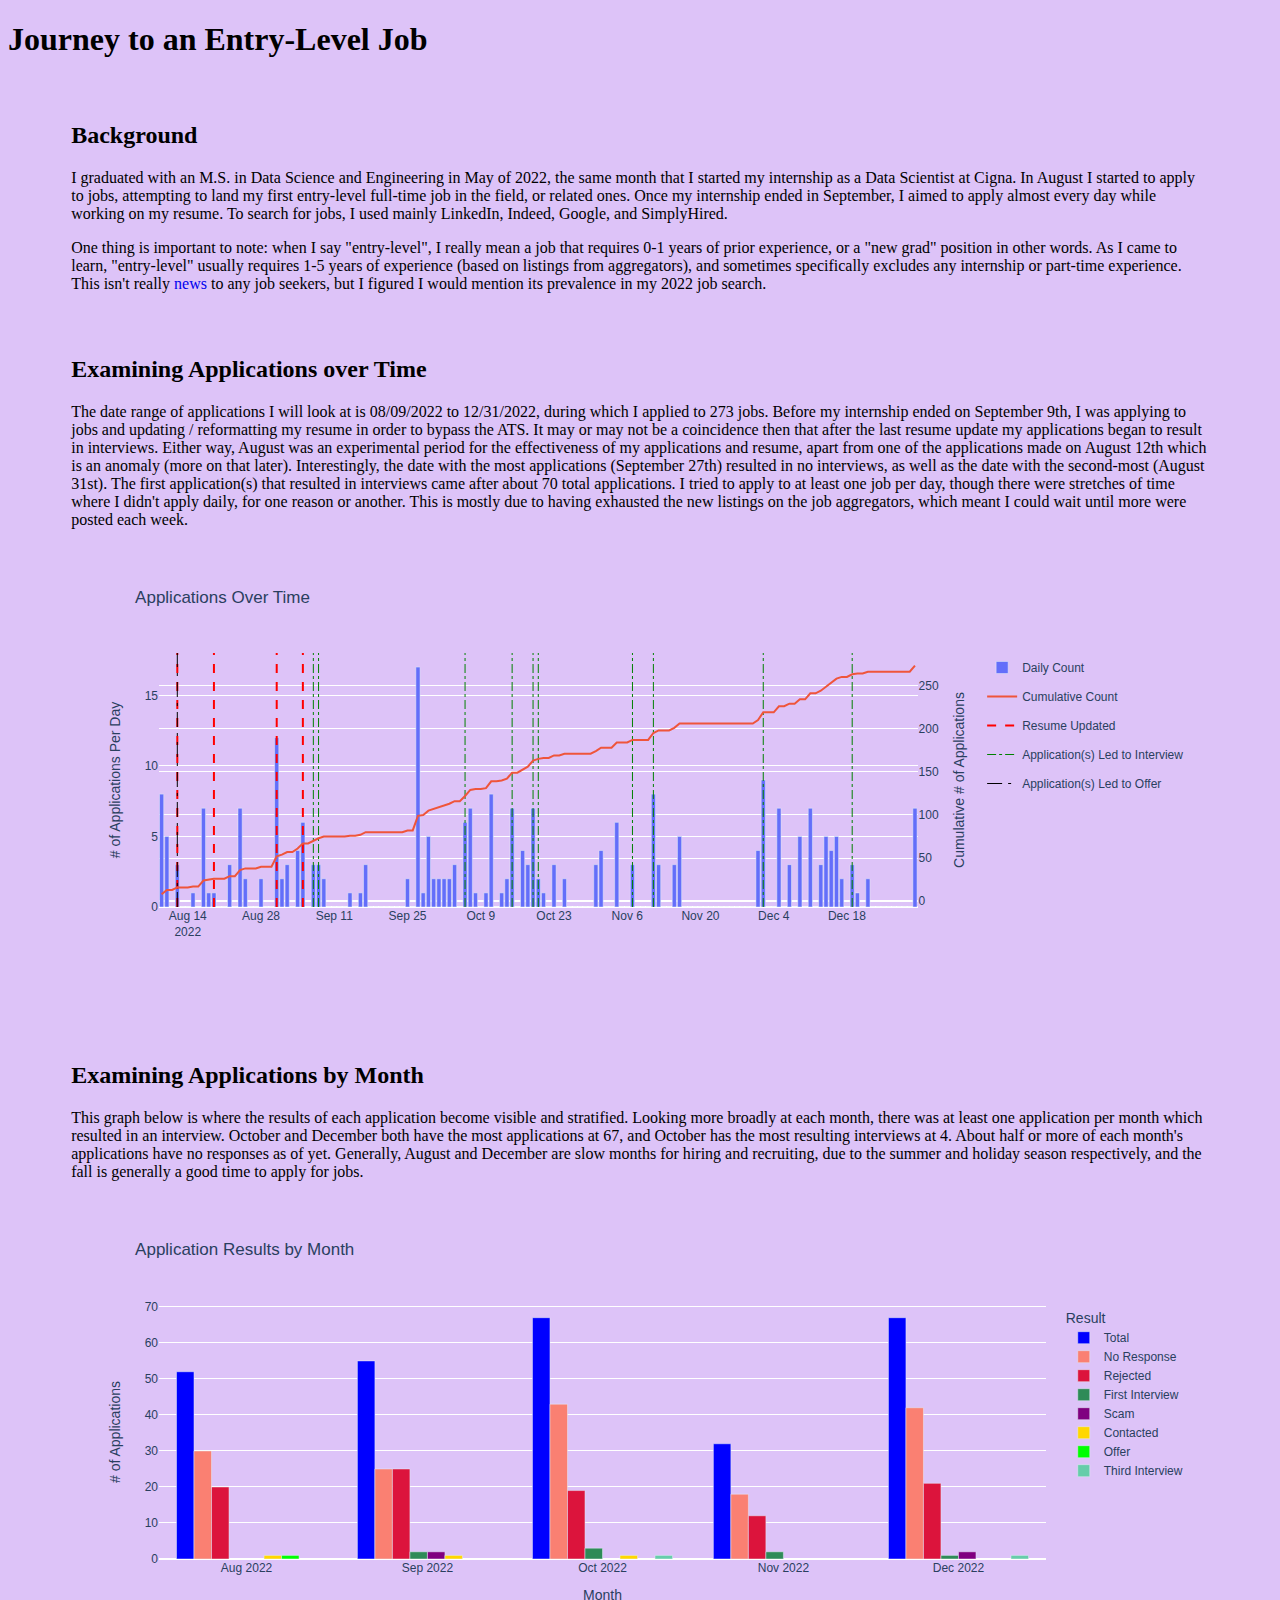
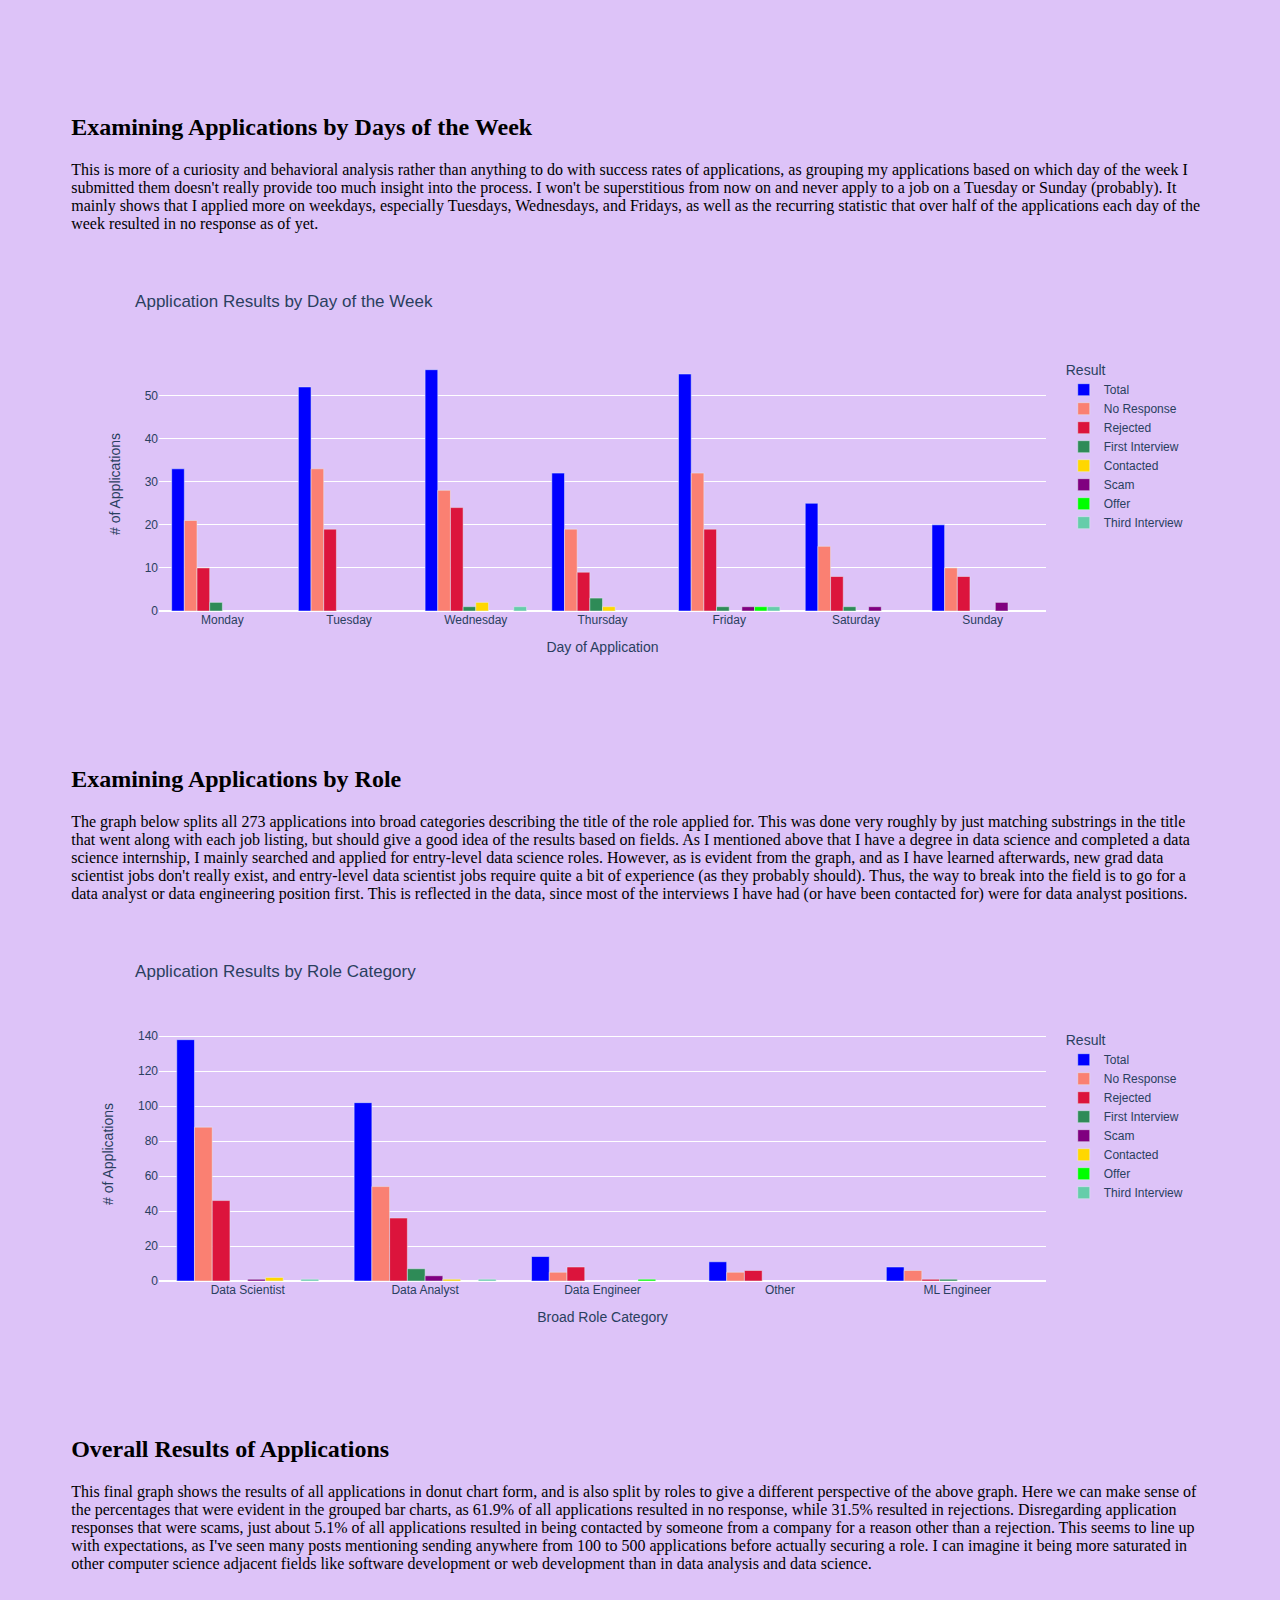
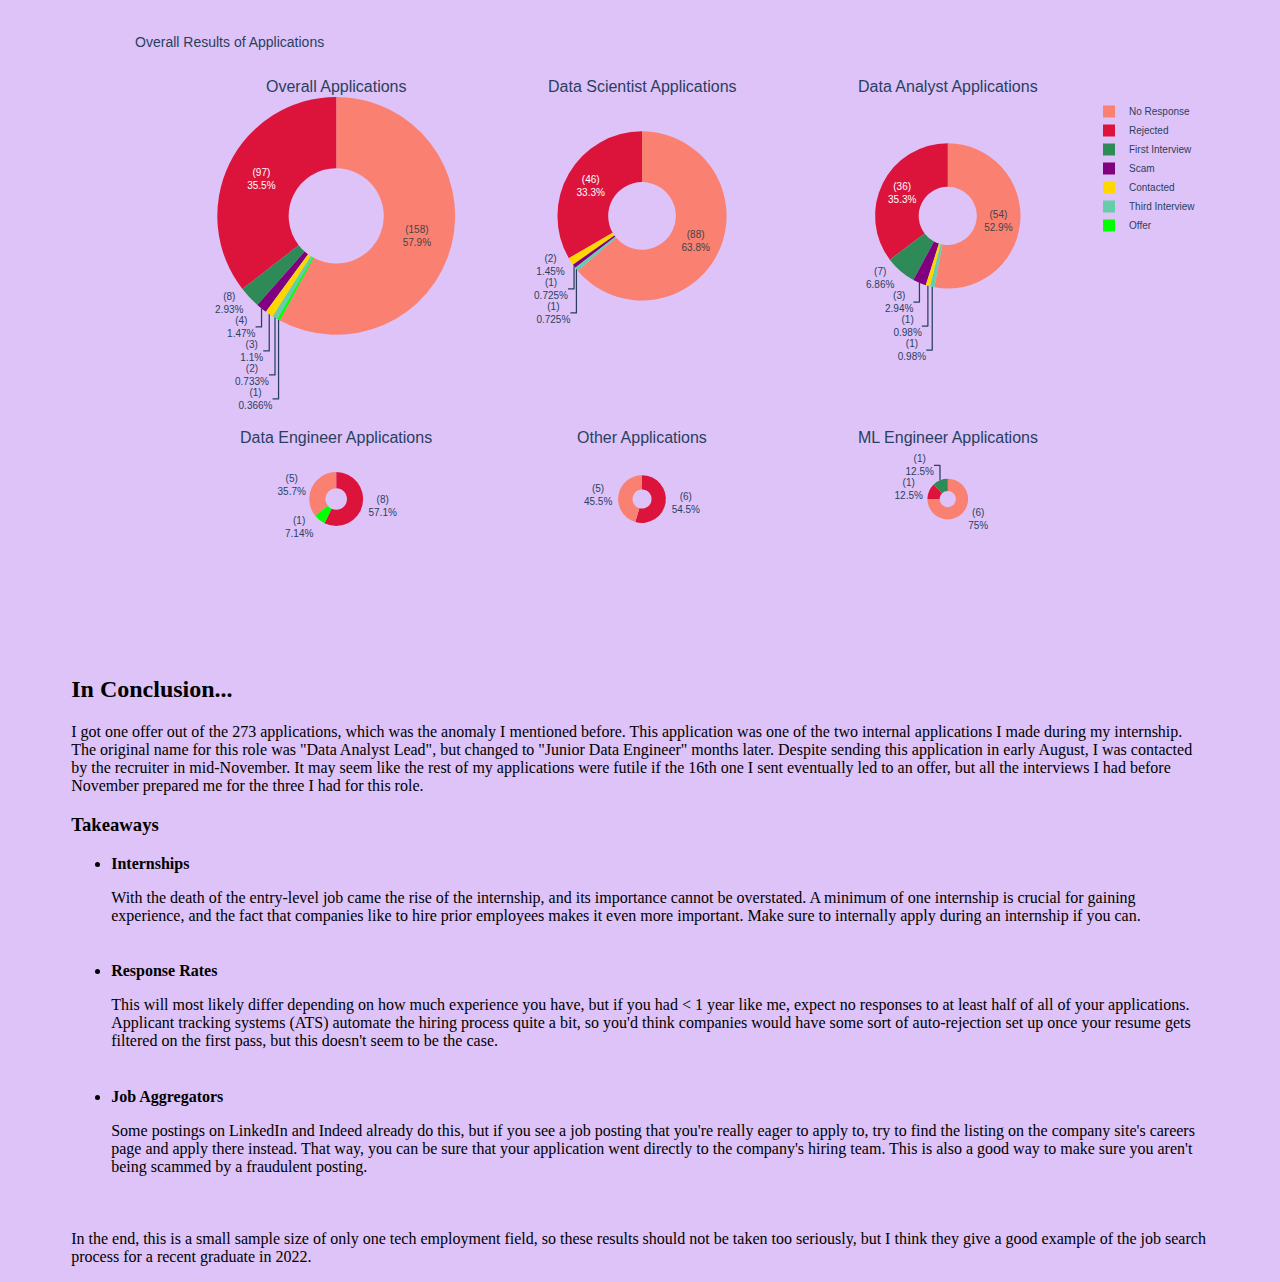
<file: docs/index.html>
<!DOCTYPE html>
<html>
<head>
    <title>Journey to an Entry-Level Job</title>
    <link rel="icon" href="favicon.ico">
    <link rel="stylesheet" href="app.css">
</head>
<body>

    <h1>Journey to an Entry-Level Job</h1>
        
    <div class="page-container">
    
        <h2>Background</h2>
        
        <p>I graduated with an M.S. in Data Science and Engineering in May of 2022, the same month that I started my internship as a Data Scientist at Cigna. In August I started to apply to jobs, attempting to land my first entry-level full-time job in the field, or related ones. Once my internship ended in September, I aimed to apply almost every day while working on my resume. To search for jobs, I used mainly LinkedIn, Indeed, Google, and SimplyHired.</p>
        
        <p>One thing is important to note: when I say "entry-level", I really mean a job that requires 0-1 years of prior experience, or a "new grad" position in other words. As I came to learn, "entry-level" usually requires 1-5 years of experience (based on listings from aggregators), and sometimes specifically excludes any internship or part-time experience. This isn't really <a href="https://www.cbsnews.com/news/say-goodbye-to-the-entry-level-job/" title="(pun intended)" target="_blank" rel="noopener noreferrer" class="linkline">news</a> to any job seekers, but I figured I would mention its prevalence in my 2022 job search.</p>
            
    </div>    
    
    <div class="page-container">
        <h2>Examining Applications over Time</h2>
        
        <p>The date range of applications I will look at is 08/09/2022 to 12/31/2022, during which I applied to 273 jobs. Before my internship ended on September 9th, I was applying to jobs and updating / reformatting my resume in order to bypass the ATS. It may or may not be a coincidence then that after the last resume update my applications began to result in interviews. Either way, August was an experimental period for the effectiveness of my applications and resume, apart from one of the applications made on August 12th which is an anomaly (more on that later). Interestingly, the date with the most applications (September 27th) resulted in no interviews, as well as the date with the second-most (August 31st). The first application(s) that resulted in interviews came after about 70 total applications. I tried to apply to at least one job per day, though there were stretches of time where I didn't apply daily, for one reason or another. This is mostly due to having exhausted the new listings on the job aggregators, which meant I could wait until more were posted each week.</p>
    
    <iframe src="./time_series_fig.html" style="border:none;" width=100% height=450></iframe>
    
    </div>
    
    <div class="page-container">
        <h2>Examining Applications by Month</h2>
        
        <p>This graph below is where the results of each application become visible and stratified. Looking more broadly at each month, there was at least one application per month which resulted in an interview. October and December both have the most applications at 67, and October has the most resulting interviews at 4. About half or more of each month's applications have no responses as of yet. Generally, August and December are slow months for hiring and recruiting, due to the summer and holiday season respectively, and the fall is generally a good time to apply for jobs.</p>
        
       <iframe src="./month_fig.html" style="border:none;" width=100% height=450></iframe>
        
    </div>
    
    <div class="page-container">
        <h2>Examining Applications by Days of the Week</h2>
            
        <p>This is more of a curiosity and behavioral analysis rather than anything to do with success rates of applications, as grouping my applications based on which day of the week I submitted them doesn't really provide too much insight into the process. I won't be superstitious from now on and never apply to a job on a Tuesday or Sunday (probably). It mainly shows that I applied more on weekdays, especially Tuesdays, Wednesdays, and Fridays, as well as the recurring statistic that over half of the applications each day of the week resulted in no response as of yet.</p>
        
        <iframe src="./dow_fig.html" style="border:none;" width=100% height=450></iframe>
        
    </div>
    
    <div class="page-container">
        <h2>Examining Applications by Role</h2>
    
        <p>The graph below splits all 273 applications into broad categories describing the title of the role applied for. This was done very roughly by just matching substrings in the title that went along with each job listing, but should give a good idea of the results based on fields. As I mentioned above that I have a degree in data science and completed a data science internship, I mainly searched and applied for entry-level data science roles. However, as is evident from the graph, and as I have learned afterwards, new grad data scientist jobs don't really exist, and entry-level data scientist jobs require quite a bit of experience (as they probably should). Thus, the way to break into the field is to go for a data analyst or data engineering position first. This is reflected in the data, since most of the interviews I have had (or have been contacted for) were for data analyst positions.</p>
        
         <iframe src="./role_fig.html" style="border:none;" width=100% height=450></iframe>
        
    </div>
    
   <div class="page-container">
       <h2>Overall Results of Applications</h2>
       
       <p>This final graph shows the results of all applications in donut chart form, and is also split by roles to give a different perspective of the above graph. Here we can make sense of the percentages that were evident in the grouped bar charts, as 61.9% of all applications resulted in no response, while 31.5% resulted in rejections. Disregarding application responses that were scams, just about 5.1% of all applications resulted in being contacted by someone from a company for a reason other than a rejection. This seems to line up with expectations, as I've seen many posts mentioning sending anywhere from 100 to 500 applications before actually securing a role. I can imagine it being more saturated in other computer science adjacent fields like software development or web development than in data analysis and data science.</p>
    
        <iframe src="./pie_fig.html" style="border:none;" width=100% height=620></iframe>
       
    </div>
    
    <div class="page-container">
        <h2>In Conclusion...</h2>
        
        <p>I got one offer out of the 273 applications, which was the anomaly I mentioned before. This application was one of the two internal applications I made during my internship. The original name for this role was "Data Analyst Lead", but changed to "Junior Data Engineer" months later. Despite sending this application in early August, I was contacted by the recruiter in mid-November. It may seem like the rest of my applications were futile if the 16th one I sent eventually led to an offer, but all the interviews I had before November prepared me for the three I had for this role.</p>
        
        <h3>Takeaways</h3>
        
        <div>
            <ul>
                <li>
                <b>Internships</b>
                    <p>With the death of the entry-level job came the rise of the internship, and its importance cannot be overstated. A minimum of one internship is crucial for gaining experience, and the fact that companies like to hire prior employees makes it even more important. Make sure to internally apply during an internship if you can.</p>
                </li>
                <li>
                <b>Response Rates</b>
                    <p>This will most likely differ depending on how much experience you have, but if you had &lt; 1 year like me, expect no responses to at least half of all of your applications. Applicant tracking systems (ATS) automate the hiring process quite a bit, so you'd think companies would have some sort of auto-rejection set up once your resume gets filtered on the first pass, but this doesn't seem to be the case.</p>
                </li>
                <li>
                <b>Job Aggregators</b>
                    <p>Some postings on LinkedIn and Indeed already do this, but if you see a job posting that you're really eager to apply to, try to find the listing on the company site's careers page and apply there instead. That way, you can be sure that your application went directly to the company's hiring team. This is also a good way to make sure you aren't being scammed by a fraudulent posting.</p>
                </li>
            </ul>
            
           <p>In the end, this is a small sample size of only one tech employment field, so these results should not be taken too seriously, but I think they give a good example of the job search process for a recent graduate in 2022.</p> 
            
        </div>
        
    </div>
</body>
</html>
</file>
<file: docs/app.css>
#App {
  position: relative;
}

body {
  background-color: #DDC3F8;
}

.container {
  color: black;
  position: relative;
  margin-top: 100px;
  margin-bottom: 100px;
  margin-right: 150px;
  margin-left: 80px;
}

header.title {
  top: 0;
  position: relative;
  text-align: left;
}

.page-container {
  height: auto;
  width: auto;
  margin-left: 5%;
  margin-right: 5%;  
  margin-top: 5%;
}

a.linkline {
  text-decoration: none;   
}

a.linkline:visited {
  color: green;  
}

.header {
  color: black;
  height: 20%;
  width: 100%;
  top: 0;
  bottom: 10;
  display: flex;
  justify-content: space-around;
  z-index: 1;
  position: sticky;
}

li {
 padding-bottom: 2%;   
}
</file>
